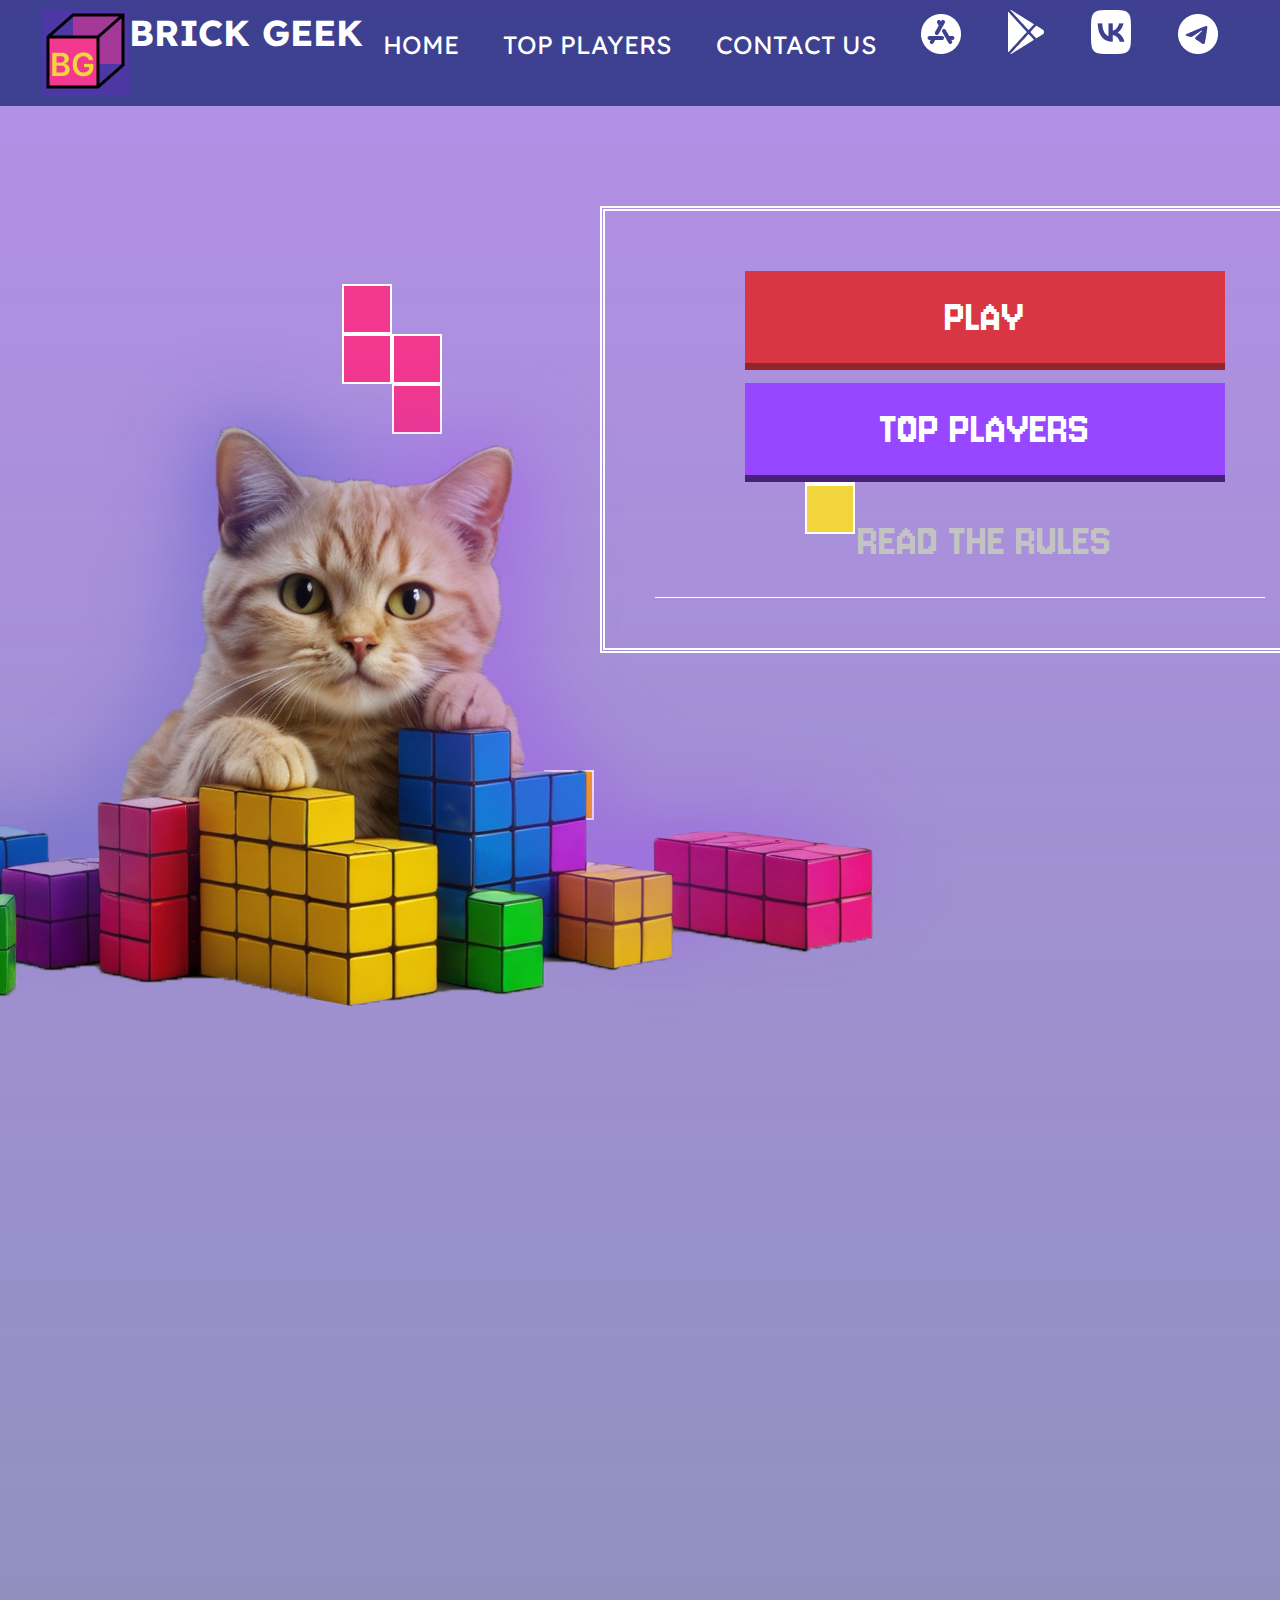
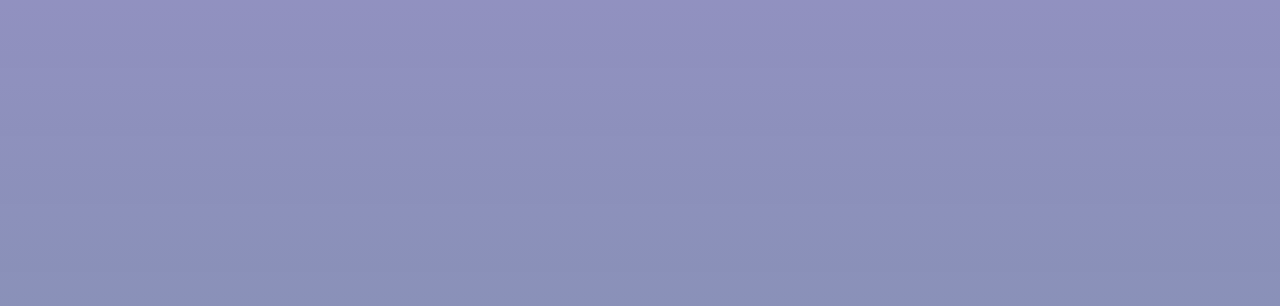
<file: index.html>
<!DOCTYPE html>
<html lang="en">

<head>
    <link rel="preconnect" href="https://fonts.googleapis.com">
    <link rel="preconnect" href="https://fonts.gstatic.com" crossorigin>
    <link href="https://fonts.googleapis.com/css2?family=Lexend:wght@100..900&display=swap" rel="stylesheet">
    <link href="https://fonts.googleapis.com/css2?family=Jersey+10&family=Lexend:wght@100..900&display=swap"
        rel="stylesheet">
    <meta charset="UTF-8">
    <meta name="viewport" content="width=device-width, initial-scale=1.0">
    <title>Brick Geek</title>
    <link rel="stylesheet" href="./assets/styles/style.css">
</head>

<body>
    <div class="figure_wrap">
        <div class="figure"></div>
    </div>
    <header>
        <div class="container-navigation">
            <div class="logo">
                <img src="./assets/images/logo.png">
                <h1>BRICK GEEK</h1>
            </div>
            <div class="links">
                <a href="./index.html">Home</a>
                <a href="./Topplayers.html">Top players</a>
                <a href="">Contact us</a>
                <a href="https://www.apple.com/app-store/">
                    <img src="./assets/images/appstore.png">
                </a>
                <a href="https://play.google.com/store/apps?hl=ru">
                    <img src="./assets/images/googleplay.png">
                </a>
                <a href="https://m.vk.com/">
                    <img src="./assets/images/vk.png">
                </a>
                <a href="https://web.telegram.org/a/">
                    <img src="./assets/images/telegram.png">
                </a>
            </div>
        </div>
    </header>
    <main>
        <section class="home">
            <div class="container">
                <div class="menu">
                    <a href="./Gamepage.html">
                        <div class="button-1">
                            Play
                        </div>
                    </a>
                    <a href="./Topplayers.html">
                        <div class="button-2">
                            Top Players
                        </div>
                    </a>
                    <a href="./Gamerules.html">
                        <div class="rules-link">
                            Read the rules
                        </div>
                    </a>
                    <div class="line"></div>
                </div>
                <div class="images">
                    <img src="./assets/images/mainpagecat.png" alt="">
                </div>
            </div>
        </section>
    </main>
</body>
</file>
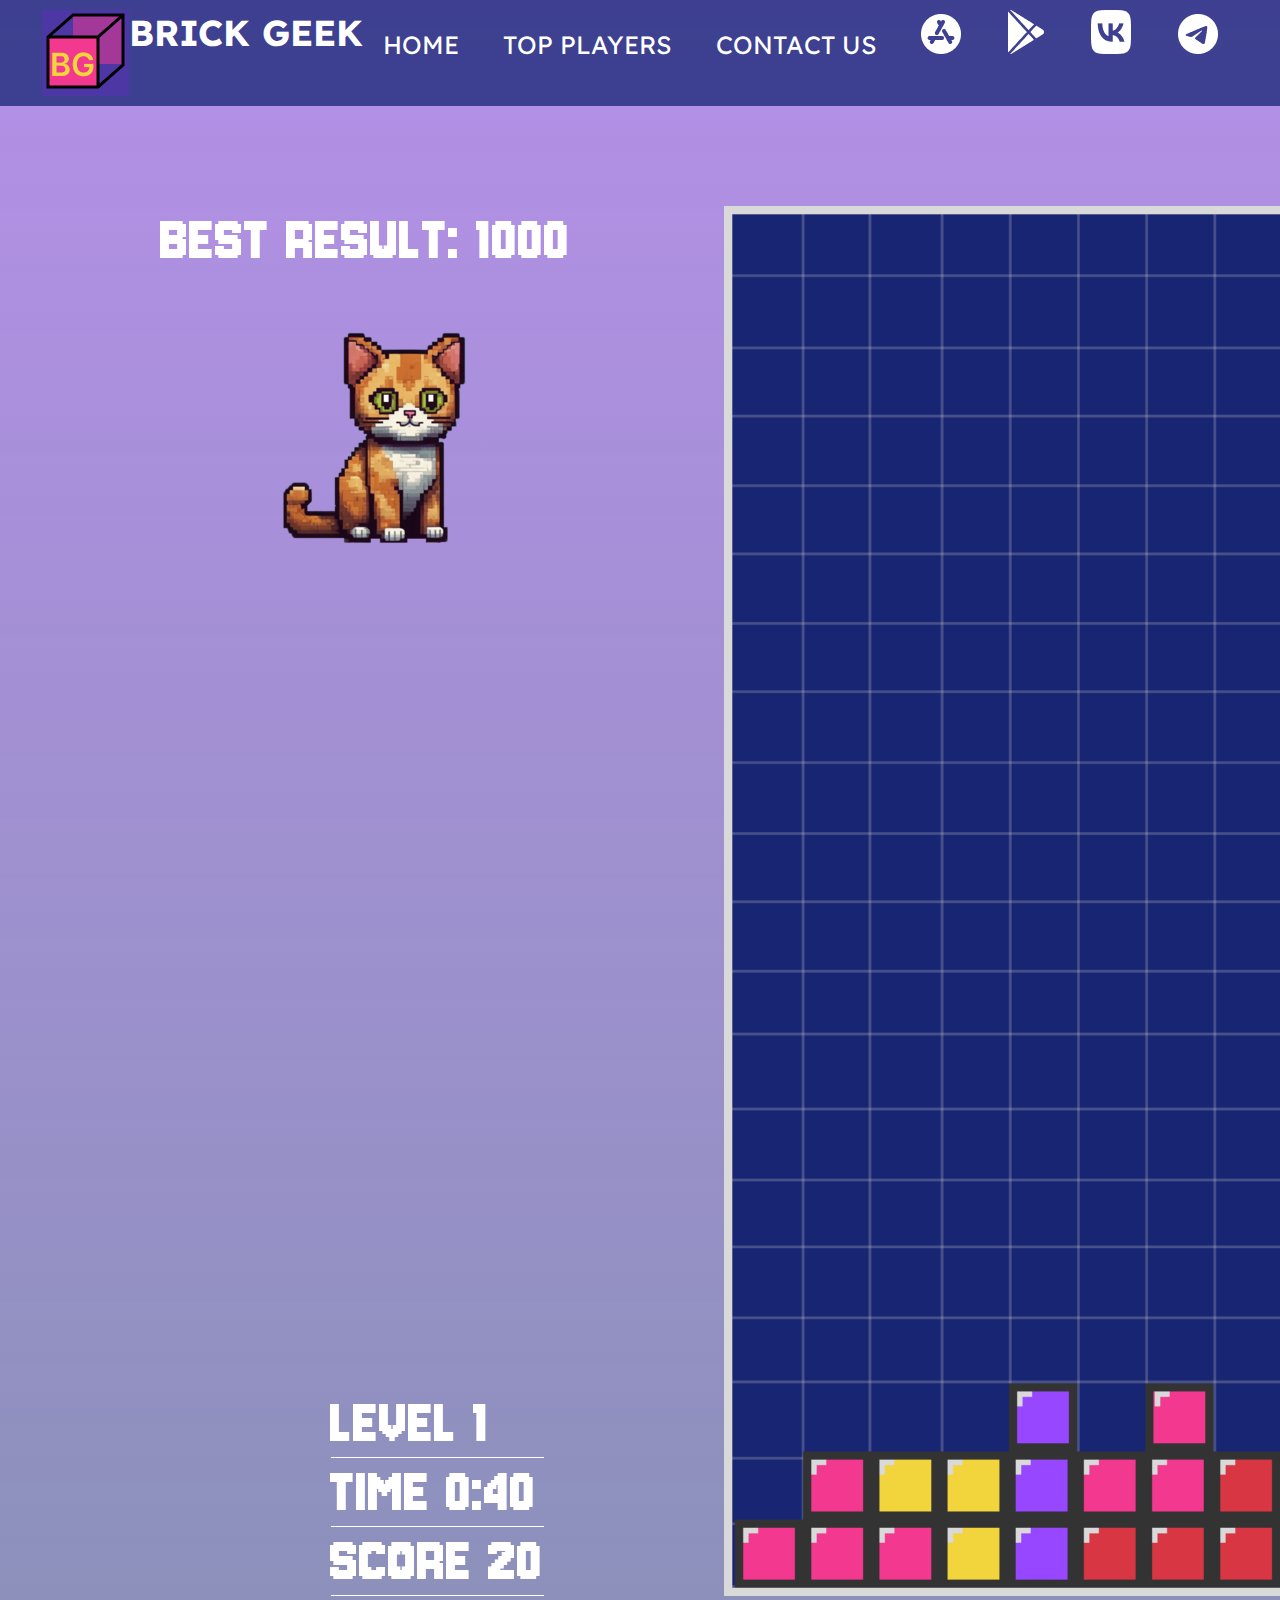
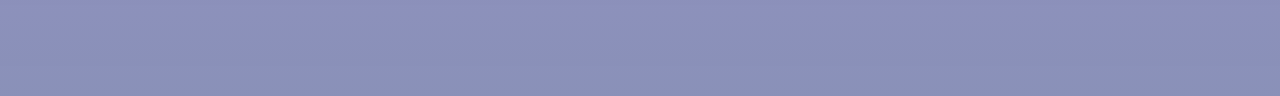
<file: Gamepage.html>
<!DOCTYPE html>
<html lang="en">

<head>
    <link rel="preconnect" href="https://fonts.googleapis.com">
    <link rel="preconnect" href="https://fonts.gstatic.com" crossorigin>
    <link href="https://fonts.googleapis.com/css2?family=Lexend:wght@100..900&display=swap" rel="stylesheet">
    <link href="https://fonts.googleapis.com/css2?family=Jersey+10&family=Lexend:wght@100..900&display=swap"
        rel="stylesheet">
    <meta charset="UTF-8">
    <meta name="viewport" content="width=device-width, initial-scale=1.0">
    <title>Brick Geek</title>
    <link rel="stylesheet" href="./assets/styles/game_page.css">
</head>

<body>
    <header>
        <div class="container-navigation">
            <div class="logo">
                <img src="./assets/images/logo.png">
                <h1>BRICK GEEK</h1>
            </div>
            <div class="links">
                <a href="./index.html">Home</a>
                <a href="./Topplayers.html">Top players</a>
                <a href="">Contact us</a>
                <a href="https://www.apple.com/app-store/">
                    <img src="./assets/images/appstore.png">
                </a>
                <a href="https://play.google.com/store/apps?hl=ru">
                    <img src="./assets/images/googleplay.png">
                </a>
                <a href="https://m.vk.com/">
                    <img src="./assets/images/vk.png">
                </a>
                <a href="https://web.telegram.org/a/">
                    <img src="./assets/images/telegram.png">
                </a>
            </div>
        </div>
    </header>
    <main>
        <section class="container-big">
            <div class="score">
                <h2>Best result: 1000</h2>
                <div class="image-1">
                    <img src="./assets/images/pixelartcat.png">
                </div>
            </div>
            <div class="process">
                <h2>Level 1</h2>
                <div class="line"></div>
                <h2>Time 0:40</h2>
                <div class="line"></div>
                <h2>Score 20</h2>
                <div class="line"></div>
            </div>
            <div class="game-field">
                <img src="./assets/images/gamefield.png">
            </div>
            <div class="next-figure">
                <h2>Next</h2>
                <div class="img-2">
                    <img src="./assets/images/nextforms.png">
                </div>
            </div>
            <div class="container-buttons">
                <div class="button-red">
                    START
                </div>
                <div class="button-ylw">
                    PAUSE
                </div>
                <div class="button-pur">
                    RESET
                </div>
            </div>
        </section>
    </main>
</body>
</file>
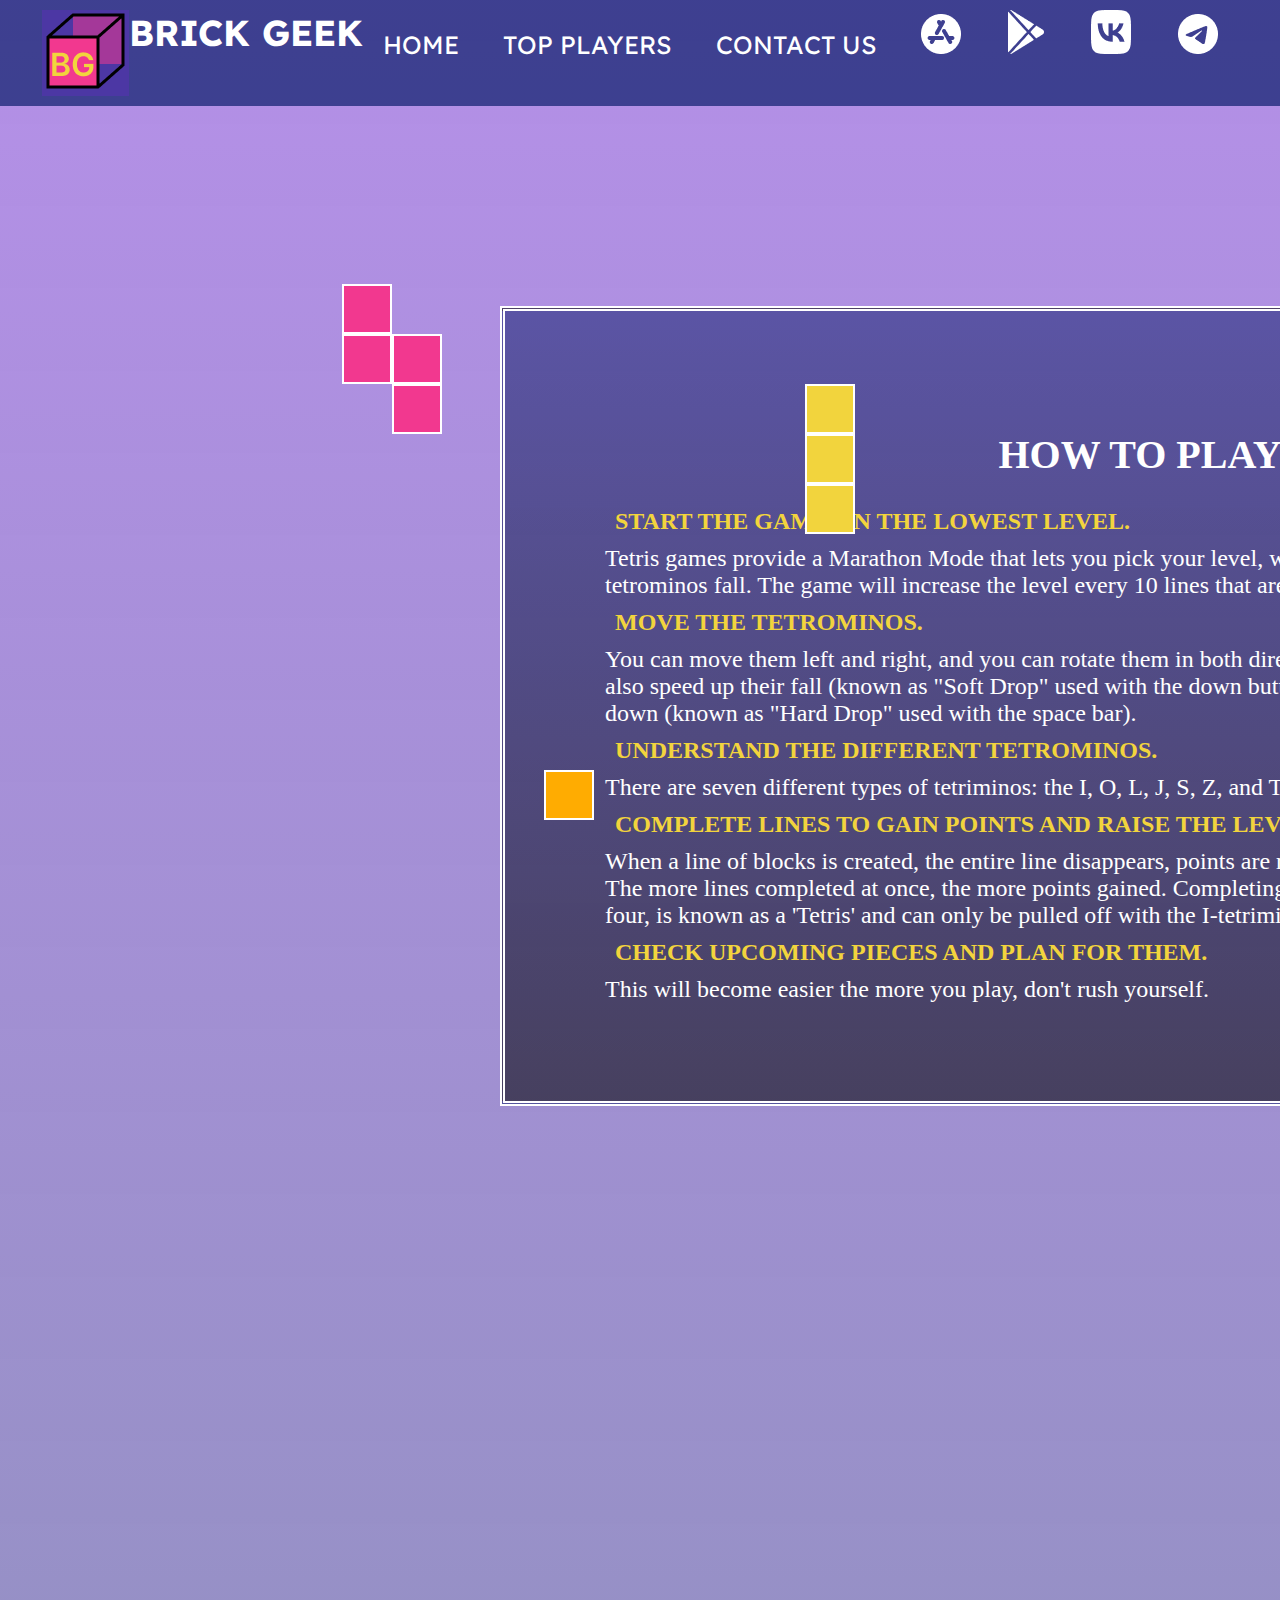
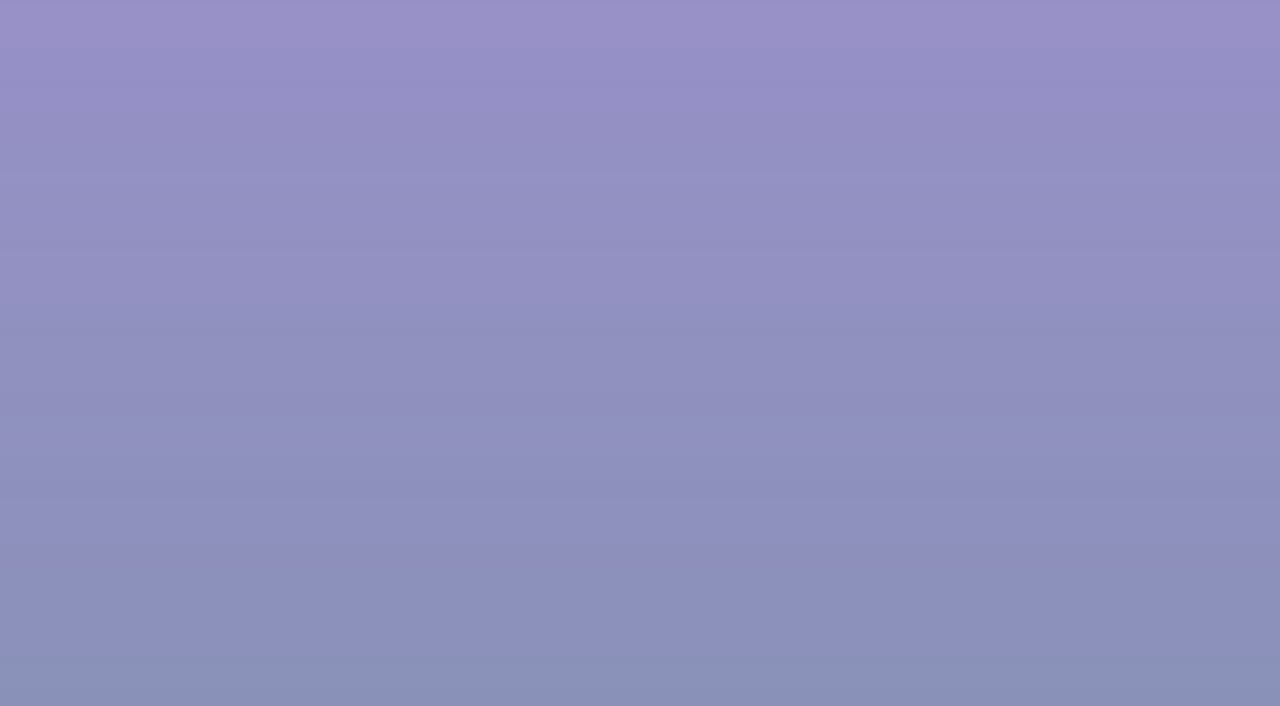
<file: Gamerules.html>
<!DOCTYPE html>
<html lang="en">

<head>
    <link rel="preconnect" href="https://fonts.googleapis.com">
    <link rel="preconnect" href="https://fonts.gstatic.com" crossorigin>
    <link href="https://fonts.googleapis.com/css2?family=Lexend:wght@100..900&display=swap" rel="stylesheet">
    <link href="https://fonts.googleapis.com/css2?family=Jersey+10&family=Lexend:wght@100..900&display=swap"
        rel="stylesheet">
    <meta charset="UTF-8">
    <meta name="viewport" content="width=device-width, initial-scale=1.0">
    <title>Brick Geek</title>
    <link rel="stylesheet" href="./assets/styles/game_rules.css">
</head>

<body>
    <div class="figure_wrap">
        <div class="figure"></div>
    </div>
    <header>
        <div class="container-navigation">
            <div class="logo">
                <img src="./assets/images/logo.png">
                <h1>BRICK GEEK</h1>
            </div>
            <div class="links">
                <a href="./index.html">Home</a>
                <a href="./Topplayers.html">Top players</a>
                <a href="">Contact us</a>
                <a href="https://www.apple.com/app-store/">
                    <img src="./assets/images/appstore.png">
                </a>
                <a href="https://play.google.com/store/apps?hl=ru">
                    <img src="./assets/images/googleplay.png">
                </a>
                <a href="https://m.vk.com/">
                    <img src="./assets/images/vk.png">
                </a>
                <a href="https://web.telegram.org/a/">
                    <img src="./assets/images/telegram.png">
                </a>
            </div>
        </div>
    </header>

    <main>
        <section class="container-bigger">
            <div class="container small">
                <div class="rectangle">
                    <h1>How to play</h1>
                    <h4>Start the game on the lowest level.</h4>
                    <p>Tetris games provide a Marathon Mode that lets you pick your level, which will determine how fast
                        the tetrominos fall. The game will increase the level every 10 lines that are cleared to give
                        you a challenge.</p>
                    <h4>Move the tetrominos.</h4>
                    <p>You can move them left and right, and you can rotate them in both directions. (up is clockwise,
                        and You can also speed up their fall (known as "Soft Drop" used with the down button or s) or
                        you can immediately set it down (known as "Hard Drop" used with the space bar).</p>
                    <h4>Understand the different tetrominos.</h4>
                    <p>There are seven different types of tetriminos: the I, O, L, J, S, Z, and T tetriminos.</p>
                    <h4>Complete lines to gain points and raise the level.</h4>
                    <p>When a line of blocks is created, the entire line disappears, points are rewarded and the stack
                        is pushed down. The more lines completed at once, the more points gained. Completing the maximum
                        number of lines at once, four, is known as a 'Tetris' and can only be pulled off with the
                        I-tetrimino.</p>
                    <h4>Check upcoming pieces and plan for them.</h4>
                    <p>This will become easier the more you play, don't rush yourself.</p>
                </div>
                </div>
        </section>
    </main>
    </body>
</file>
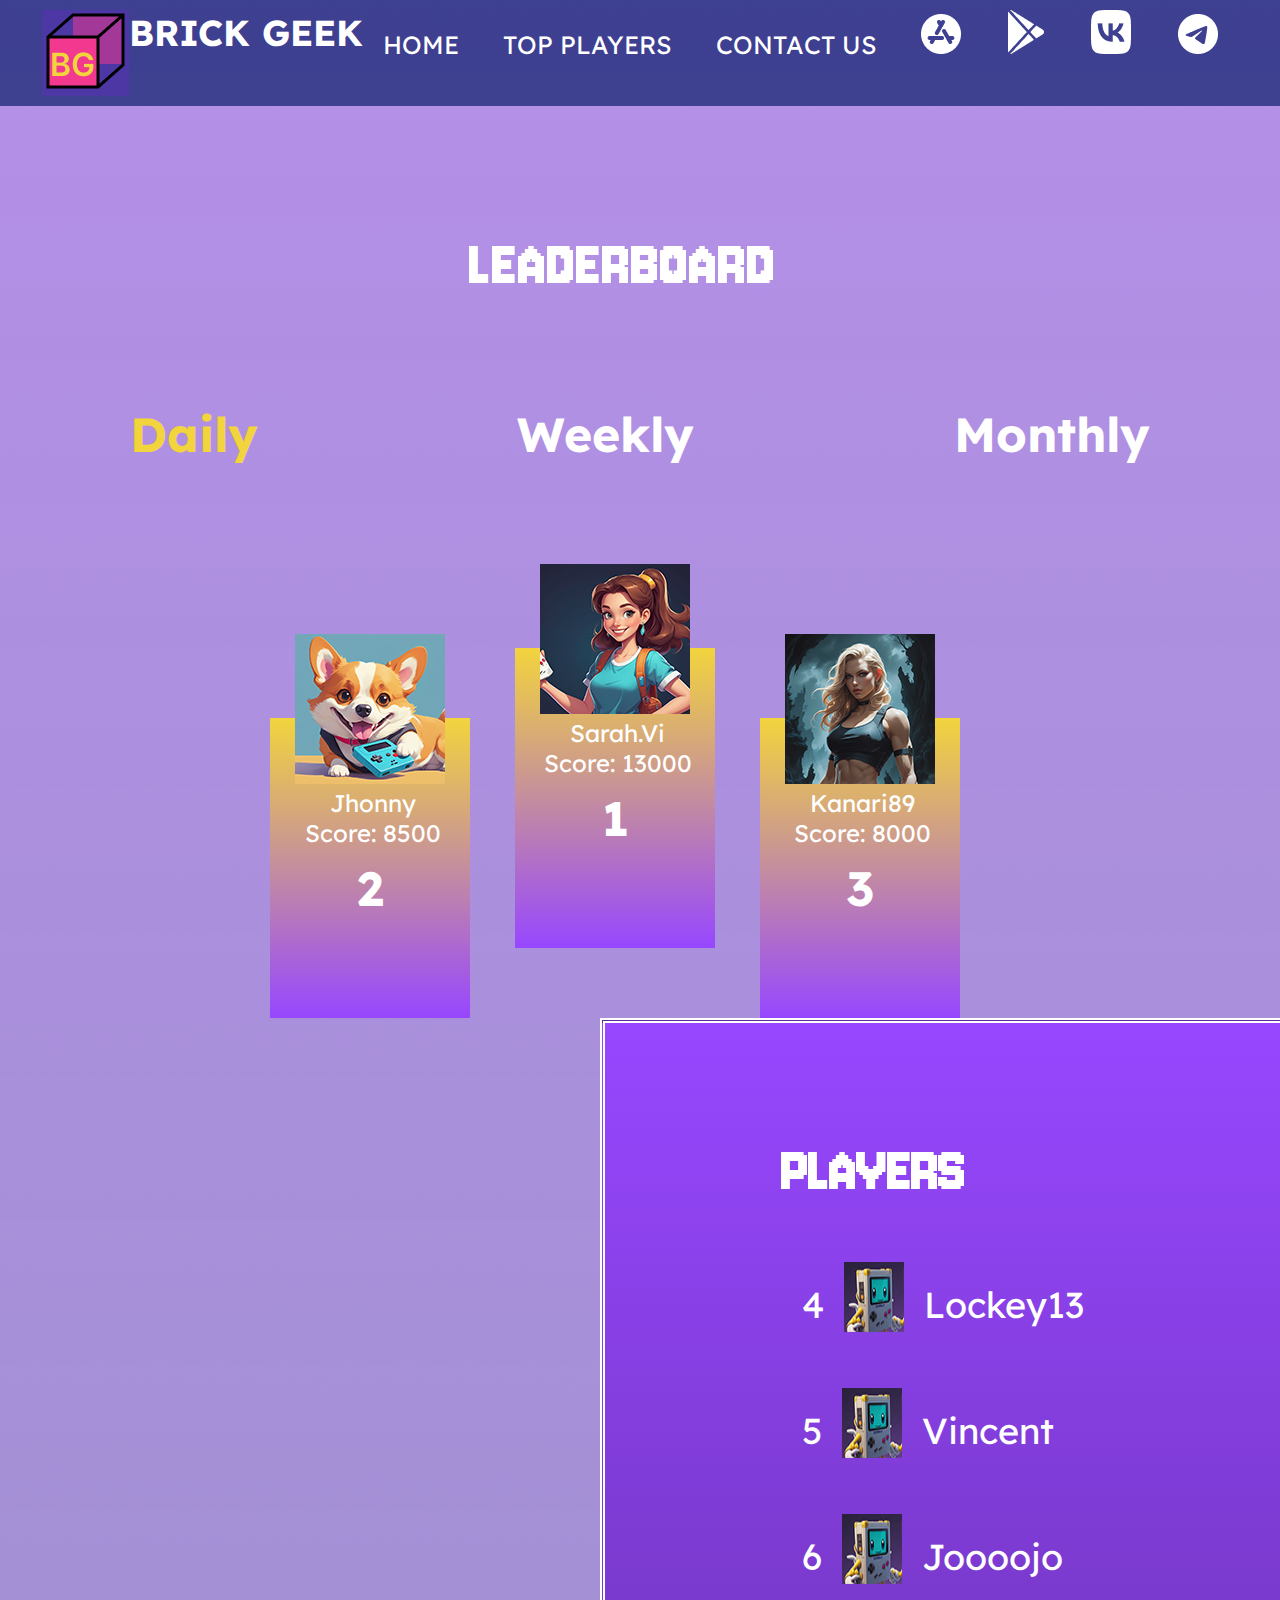
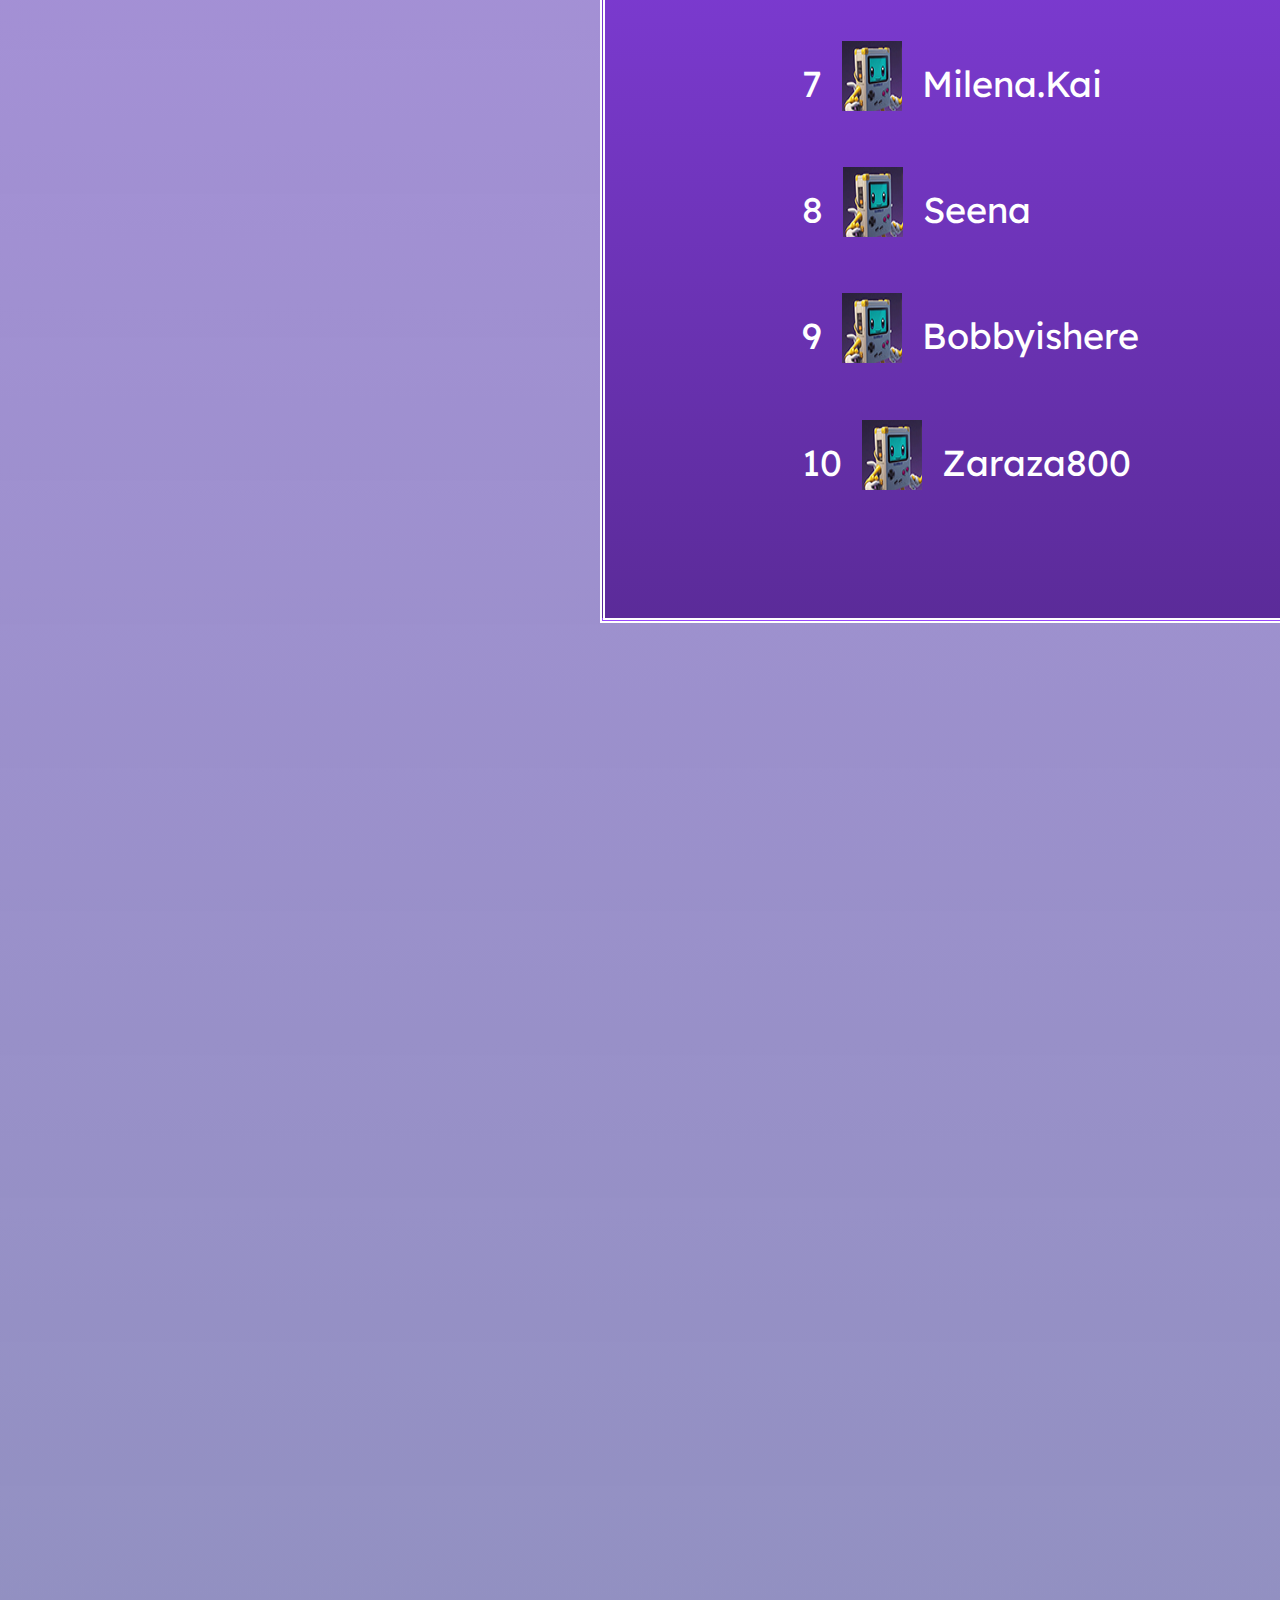
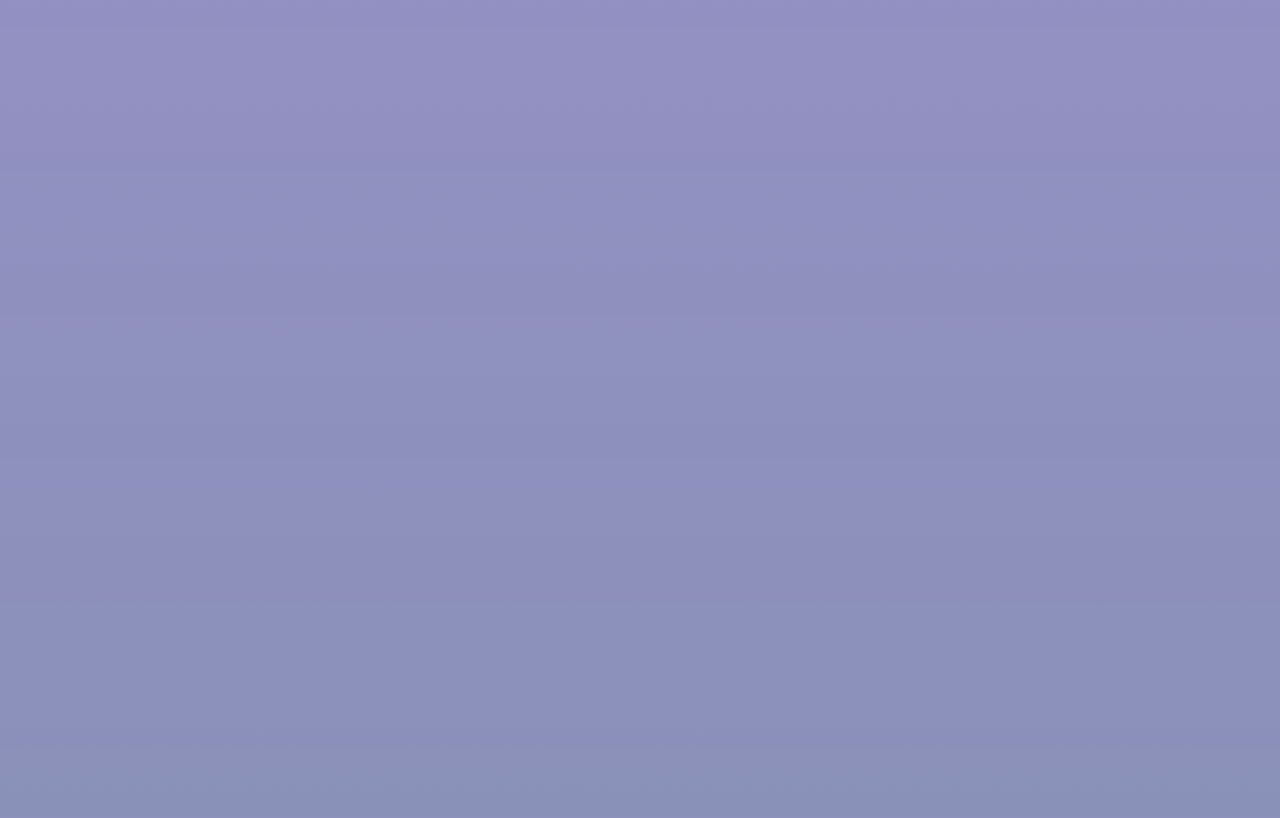
<file: Topplayers.html>
<!DOCTYPE html>
<html lang="en">

<head>
    <link rel="preconnect" href="https://fonts.googleapis.com">
    <link rel="preconnect" href="https://fonts.gstatic.com" crossorigin>
    <link href="https://fonts.googleapis.com/css2?family=Lexend:wght@100..900&display=swap" rel="stylesheet">
    <link href="https://fonts.googleapis.com/css2?family=Jersey+10&family=Lexend:wght@100..900&display=swap"
        rel="stylesheet">
    <meta charset="UTF-8">
    <meta name="viewport" content="width=device-width, initial-scale=1.0">
    <title>Brick Geek</title>
    <link rel="stylesheet" href="./assets/styles/players.css">
</head>

<body>
    <div class="figure_wrap">
        <div class="figure"></div>
    </div>
    <header>
        <div class="container-navigation">
            <div class="logo">
                <img src="./assets/images/logo.png">
                <h1>BRICK GEEK</h1>
            </div>
            <div class="links">
                <a href="./index.html">Home</a>
                <a href="./Topplayers.html">Top players</a>
                <a href="">Contact us</a>
                <a href="https://www.apple.com/app-store/">
                    <img src="./assets/images/appstore.png">
                </a>
                <a href="https://play.google.com/store/apps?hl=ru">
                    <img src="./assets/images/googleplay.png">
                </a>
                <a href="https://m.vk.com/">
                    <img src="./assets/images/vk.png">
                </a>
                <a href="https://web.telegram.org/a/">
                    <img src="./assets/images/telegram.png">
                </a>
            </div>
        </div>
    </header>

    <main>
        <section class="container-huge">
            <div class="leaderboard">
                <h1>Leaderboard</h1>
            </div>
            <div class="period">
                <h3>Daily</h3>
                <h2>Weekly</h2>
                <h2>Monthly</h2>
            </div>
            <div class="top-three">
                <div class="person-1">
                    <img src="./assets/images/jhonny.jpg" alt="">
                    <p>Jhonny</p>
                    <p>Score: 8500</p>
                    <h1>2</h1>
                    <div class="rectangle"></div>
                </div>
                <div class="person-2">
                    <img src="./assets/images/sarahvi.jpg" alt="">
                    <p>Sarah.Vi</p>
                    <p>Score: 13000</p>
                    <h1>1</h1>
                    <div class="rectangle"></div>
                </div>
                <div class="person-3">
                    <img src="./assets/images/kanari89.jpg" alt="">
                    <p>Kanari89</p>
                    <p>Score: 8000</p>
                    <h1>3</h1>
                    <div class="rectangle"></div>
                </div>
            </div>
        </section>
        <section class="statistics">
            <div class="content-rectangle">
                <div class="all-players">
                    <h1>Players</h1>
                    <div class="player-4">
                        <p>4</p>
                        <img src="./assets/images/otherplayers.jpg" alt="">
                        <p>Lockey13</p>
                    </div>
                    <div class="player-5">
                        <p>5</p>
                        <img src="./assets/images/otherplayers.jpg" alt="">
                        <p>Vincent</p>
                    </div>
                    <div class="player-6">
                        <p>6</p>
                        <img src="./assets/images/otherplayers.jpg" alt="">
                        <p>Joooojo</p>
                    </div>
                    <div class="player-7">
                        <p>7</p>
                        <img src="./assets/images/otherplayers.jpg" alt="">
                        <p>Milena.Kai</p>
                    </div>
                    <div class="player-8">
                        <p>8</p>
                        <img src="./assets/images/otherplayers.jpg" alt="">
                        <p>Seena</p>
                    </div>
                    <div class="player-9">
                        <p>9</p>
                        <img src="./assets/images/otherplayers.jpg" alt="">
                        <p>Bobbyishere</p>
                    </div>
                    <div class="player-10">
                        <p>10</p>
                        <img src="./assets/images/otherplayers.jpg" alt="">
                        <p>Zaraza800</p>
                    </div>
                </div>
                <div class="score">
                    <h1>Score</h1>
                    <p>7000</p>
                    <p>6899</p>
                    <p>6500</p>
                    <p>6005</p>
                    <p>5850</p>
                    <p>5780</p>
                    <p>5600</p>
                </div>
            </div>
            <div class="picture-cat">
                <img src="./assets/images/catwinner.png" alt="">
            </div>

        </section>
    </main>
</file>
<file: assets/styles/style.css>
* {
    margin: 0;
    bottom: 0;
    padding: 0;
    text-decoration: none;
    outline: none;
    box-sizing: border-box;
}

body {
    background: linear-gradient(#864ad99d, #17257381);
}

.figure,.figure:after,.figure:before {
    position: absolute;
    top: 0;
    left: 0;
    right: 0;
    bottom: 0;
    background-image: url(../images/figure1.png);
    animation: figureAnim 5s linear infinite;
}

@keyframes figureAnim{
    from{
        transform: translateY(0);
    }
    to{
        transform: translateY(650px);
    }
}

header {
    background-color: #172573c0;
    padding: 10px;
    display: flex;
    justify-content: center;
}

header .container-navigation {
    display: flex;
    justify-content: baseline;
}

main .menu {
    border: 5px double white;
    display: flex;
    justify-content: center;
    flex-direction: column;
    margin-left: 500px;
    margin-right: 500px;
    padding: 50px;
}

main .menu a {
    font-size: 48px;
    font-family: 'Jersey 10', 'Arial', 'Verdana';
    color: white;
    text-transform: uppercase;
    padding: 10px 20px;
    display: flex;
    flex-direction: column;
    justify-content: center;
    margin-left: 50px;
    text-align: center;

}

header .links a {
    font-size: 36px;
    color: white;
    font-family: 'Lexend', 'Arial', 'Verdana';
    font-variant-caps: all-petite-caps;
    padding: 10px 20px;
}

header .links a:hover {
    color: #F2D43D;
}

header .logo {
    display: flex;
    justify-items: baseline;
}

main .container {
    padding: 100px;
}

main .menu .line {
    border-bottom: 1px solid white;
}

main .container .images {
    position: absolute;
    top: 320px;
    left: -350px;
}

header .logo h1 {
    color: white;
    font-family: 'Lexend', 'Arial', 'Verdana';
    font-size: 36px;
}

main .container big .images {
    display: flex;
    justify-content: center;
}

main .container small {
    margin-top: 400px;
}

main .rectangle {
    width: 1280px;
    height: 800px;
    border: 5px double #fff;
    margin: 400px;
    background: linear-gradient(#1725738d, #0102068f);
    text-align: left;
    padding: 100px;
}

main .rectangle h1 {
    font-size: 40px;
    color: #fff;
    text-transform: uppercase;
    padding: 20px;
    text-align: center;
}

main .rectangle h4 {
    font-size: 24px;
    text-transform: uppercase;
    font-weight: bold;
    color: #F2D43D;
    padding: 10px;
}

main .rectangle p {
    font-size: 24px;
    color: #fff;
}

.button-1 {
    background: #D93644;
    font-size: 48px;
    color: white;
    border-radius: 0;
    box-shadow: 0 7px 0px #91242d;
    display: inline-block;
    transition: all .2s;
    position: relative;
    padding: 20px 25px;
    position: relative;
    top: 0;
    cursor: pointer;
    margin: 0 20px;
}

.button-1:active {
    top: 3px;
    box-shadow: 0 2px 0px #91242d;
    transition: all .2s;
}

.button-2 {
    background: #9747FF;
    font-size: 48px;
    color: white;
    border-radius: 0;
    box-shadow: 0 7px 0px #472178;
    display: inline-block;
    transition: all .2s;
    position: relative;
    padding: 20px 25px;
    position: relative;
    top: 0;
    cursor: pointer;
    margin: 0 20px;
}

.button-1:active {
    top: 3px;
    box-shadow: 0 2px 0px #472178;
    transition: all .2s;
}

.container .rules-link {
    padding: 20px;
    color: #C3C3C3;
}

main .home {
    width: 1920px;
    height: 1800px;
}
</file>
<file: assets/styles/game_page.css>
@import url('https://fonts.googleapis.com/css2?family=Jersey+10&family=Lexend:wght@100..900&display=swap');
@import url('https://fonts.googleapis.com/css2?family=Lexend:wght@100..900&display=swap');

* {
    margin: 0;
    bottom: 0;
    padding: 0;
    text-decoration: none;
    outline: none;
    box-sizing: border-box;
}

body {
    background: linear-gradient(#864ad99d, #17257381);
}

header {
    background-color: #172573c0;
    padding: 10px;
    display: flex;
    justify-content: center;
}

header .container-navigation {
    display: flex;
    justify-content: baseline;
}

header .links a {
    font-size: 36px;
    color: white;
    font-family: 'Lexend', 'Arial', 'Verdana';
    font-variant-caps: all-petite-caps;
    padding: 10px 20px;
}

header .links a:hover {
    color: #F2D43D;
}

header .logo {
    display: flex;
    justify-items: baseline;
}

header .logo h1 {
    color: white;
    font-family: 'Lexend', 'Arial', 'Verdana';
    font-size: 36px;
}

.button-red {
    background: #D93644;
    font-size: 48px;
    font-family: 'jersey 10';
    color: white;
    border-radius: 0;
    box-shadow: 0 7px 0px #91242d;
    display: inline-block;
    transition: all .2s;
    position: relative;
    padding: 20px 25px;
    position: relative;
    top: 0;
    cursor: pointer;
    margin: 0 20px;
    margin-top: 1000px;
}

.button-red:active {
    top: 3px;
    box-shadow: 0 2px 0px #91242d;
    transition: all .2s;
}

.button-ylw {
    background: #F2D43D;
    font-size: 48px;
    font-family: 'jersey 10';
    color: white;
    border-radius: 0;
    box-shadow: 0 7px 0px #887721;
    display: inline-block;
    transition: all .2s;
    position: relative;
    padding: 20px 25px;
    position: relative;
    top: 0;
    cursor: pointer;
    margin: 0 20px;
}

.button-ylw:active {
    top: 3px;
    box-shadow: 0 2px 0px #887721;
    transition: all .2s;
}

.button-pur {
    background: #9747FF;
    font-size: 48px;
    font-family: 'jersey 10';
    color: white;
    border-radius: 0;
    box-shadow: 0 7px 0px #472178;
    display: inline-block;
    transition: all .2s;
    position: relative;
    padding: 20px 25px;
    position: relative;
    top: 0;
    cursor: pointer;
    margin: 0 20px;
}

.button-pur:active {
    top: 3px;
    box-shadow: 0 2px 0px #472178;
    transition: all .2s;
}

main .container-big .score {
    display: flex;
    flex-direction: column;
    margin-right: -220px;
}

main .container-big {
    display: flex;
    justify-content: center;
    padding: 100px;
    width: 1920px;
    height: 1590px;
}

main .container-big .process {
    display: flex;
    justify-content: end;
    flex-direction: column;
    padding-right: 180px;
}

main .container-big .game-field {
    display: flex;
    justify-content: center;
}

main .container-big .container-buttons {
    display: flex;
    flex-direction: column;
    justify-content: end;
    margin-left: -230px;
    justify-content: space-between;
}

.container-big .image-1 {
    margin-right: -80px;
    margin-top: 40px;
}

.container-big h2 {
    font-size: 64px;
    color: #fff;
    font-family: 'jersey 10';
    text-transform: uppercase;
    letter-spacing: 2px;
}

.container-big .next-figure h2 {
    font-size: 62px;
    margin-left: 150px;
}

.container-big .next-figure .img-2 {
    margin-left: 150px;
    margin-top: 80px;
}

.container-big .score h2 {
    margin-right: -20px;
}

.process .line {
    border-bottom: 1px solid white;
}
</file>
<file: assets/styles/game_rules.css>
* {
    margin: 0;
    bottom: 0;
    padding: 0;
    text-decoration: none;
    outline: none;
    box-sizing: border-box;
}

body {
    background: linear-gradient(#864ad99d, #17257381);
}

.figure,.figure:after,.figure:before {
    position: absolute;
    top: 0;
    left: 0;
    right: 0;
    bottom: 0;
    background-image: url(../images/figure1.png);
    animation: figureAnim 5s linear infinite;
}

@keyframes figureAnim{
    from{
        transform: translateY(0);
    }
    to{
        transform: translateY(650px);
    }
}

header {
    background-color: #172573c0;
    padding: 10px;
    display: flex;
    justify-content: center;
}

header .container-navigation {
    display: flex;
    justify-content: baseline;
}

header .logo h1 {
    color: white;
    font-family: 'Lexend', 'Arial', 'Verdana';
    font-size: 36px;
}

main .menu .line {
    border-bottom: 1px solid white;
}

header .links a {
    font-size: 36px;
    color: white;
    font-family: 'Lexend', 'Arial', 'Verdana';
    font-variant-caps: all-petite-caps;
    padding: 10px 20px;
}

header .links a:hover {
    color: #F2D43D;
}

header .logo {
    display: flex;
    justify-items: baseline;
}

main .container small {
    margin-top: 400px;
}

main .rectangle {
    width: 1280px;
    height: 800px;
    border: 5px double #fff;
    margin-top: 200px;
    background: linear-gradient(#1725738d, #0102068f);
    text-align: left;
    padding: 100px;
    margin-left: 500px;
}

main .rectangle h1 {
    font-size: 40px;
    color: #fff;
    text-transform: uppercase;
    padding: 20px;
    text-align: center;
}

main .rectangle h4 {
    font-size: 24px;
    text-transform: uppercase;
    font-weight: bold;
    color: #F2D43D;
    padding: 10px;
}

main .rectangle p {
    font-size: 24px;
    color: #fff;
}

main .container-bigger {
    width: 1980px;
    height: 2000px;
}
</file>
<file: assets/styles/players.css>
@import url('https://fonts.googleapis.com/css2?family=Jersey+10&family=Lexend:wght@100..900&display=swap');
@import url('https://fonts.googleapis.com/css2?family=Lexend:wght@100..900&display=swap');

* {
    margin: 0;
    bottom: 0;
    padding: 0;
    text-decoration: none;
    outline: none;
    box-sizing: border-box;
}

body {
    background: linear-gradient(#864ad99d, #17257381);
}

header {
    background-color: #172573c0;
    padding: 10px;
    display: flex;
    justify-content: center;
}

header .container-navigation {
    display: flex;
    justify-content: baseline;
}

header .links a {
    font-size: 36px;
    color: white;
    font-family: 'Lexend', 'Arial', 'Verdana';
    font-variant-caps: all-petite-caps;
    padding: 10px 20px;
}

header .links a:hover {
    color: #F2D43D;
}

header .logo {
    display: flex;
    justify-items: baseline;
}

header .logo h1 {
    color: white;
    font-family: 'Lexend', 'Arial', 'Verdana';
    font-size: 36px;
}

main .container-huge .leaderboard {
    padding: 125px;
}

.container-huge .leaderboard h1 {
    font-size: 64px;
    text-transform: uppercase;
    font-family: 'jersey 10';
    color: white;
    letter-spacing: 2px;
    text-align: center;
    margin-left: -34px;
}

main .container-huge .period {
    display: flex;
    justify-content: space-around;
    justify-items: baseline;
    margin-top: -20px;
}

main .container-huge .period h2 {
    font-size: 48px;
    font-family: 'lexend';
    color: white;
}

main .container-huge .period h3 {
    font-size: 48px;
    font-family: 'lexend';
    color: #F2D43D;
}

main .container-huge .top-three {
    display: flex;
    justify-content: center;
    padding-top: 100px;
    margin-right: 25px;
}

.container-huge .top-three h1 {
    font-size: 48px;
    font-family: 'lexend';
    color: white;
    text-align: center;
    margin-left: -25px;
    margin-top: 10px;
}
main .container-huge .top-three .person-1 {
    padding: 70px;
    margin: 0;
}

main .container-huge .top-three .person-2 {
    padding: -25px;
}

main .container-huge .top-three .person-3 {
    padding: 70px;
    margin: 0;
}

main .container-huge .top-three p {
    font-size: 24px;
    font-family: 'lexend';
    color: white;
    text-align: center;
    margin-left: -20px;
}

main .container-huge .top-three .rectangle {
    width: 200px;
    height: 300px;
    background: linear-gradient(#F2D43D, #9747FF);
    margin-top: -200px;
    margin-left: -25px;

}

.content-rectangle {
    width: 1098px;
    height: 1205px;
    background: linear-gradient(#9747FF, #5B2B99);
    display: flex;
    justify-content: center;
    justify-items: baseline;
    margin-left: 600px;
    border: 5px double #fff;
    margin-top: -70px;
}

main .statistics {
    width: 1920px;
    height: 3000px;
}

.content-rectangle .all-players {
    display: flex;
    flex-direction: column;
    padding: 100px;
    justify-content: space-around;
}

.all-players h1 {
    font-size: 64px;
    font-family: 'jersey 10';
    word-spacing: 5px;
    color: white;
    text-transform: uppercase;
    margin-top: -14px;
}

.content-rectangle .all-players p {
    font-size: 36px;
    font-family: 'lexend';
    color: white;
    padding: 20px;
}

.content-rectangle .all-players .player-4 {
    display: flex;
    justify-content: baseline;
    height: 70px;
    width: 70px;
}

.content-rectangle .all-players .player-5 {
    display: flex;
    justify-content: baseline;
    height: 70px;
    width: 70px;
}

.content-rectangle .all-players .player-6 {
    display: flex;
    justify-content: baseline;
    height: 70px;
    width: 70px;
}

.content-rectangle .all-players .player-7 {
    display: flex;
    justify-content: baseline;
    height: 70px;
    width: 70px;
}

.content-rectangle .all-players .player-8 {
    display: flex;
    justify-content: baseline;
    height: 70px;
    width: 70px;
}

.content-rectangle .all-players .player-9 {
    display: flex;
    justify-content: baseline;
    height: 70px;
    width: 70px;
}

.content-rectangle .all-players .player-10 {
    display: flex;
    justify-content: baseline;
    height: 70px;
}

.content-rectangle .score {
    display: flex;
    flex-direction: column;
    padding: 100px;
}

.content-rectangle .score h1 {
    font-size: 64px;
    font-family: 'jersey 10';
    word-spacing: 5px;
    color: white;
    text-transform: uppercase;
    margin-bottom: 34px;
}

.content-rectangle .score p {
    font-size: 36px;
    font-family: 'verdana';
    color: white;
    display: flex;
    justify-content: space-around;
    margin: 42px;
}

.statistics .picture-cat {
    margin-left: 1300px;
    margin-top: -1010px;
}
</file>
